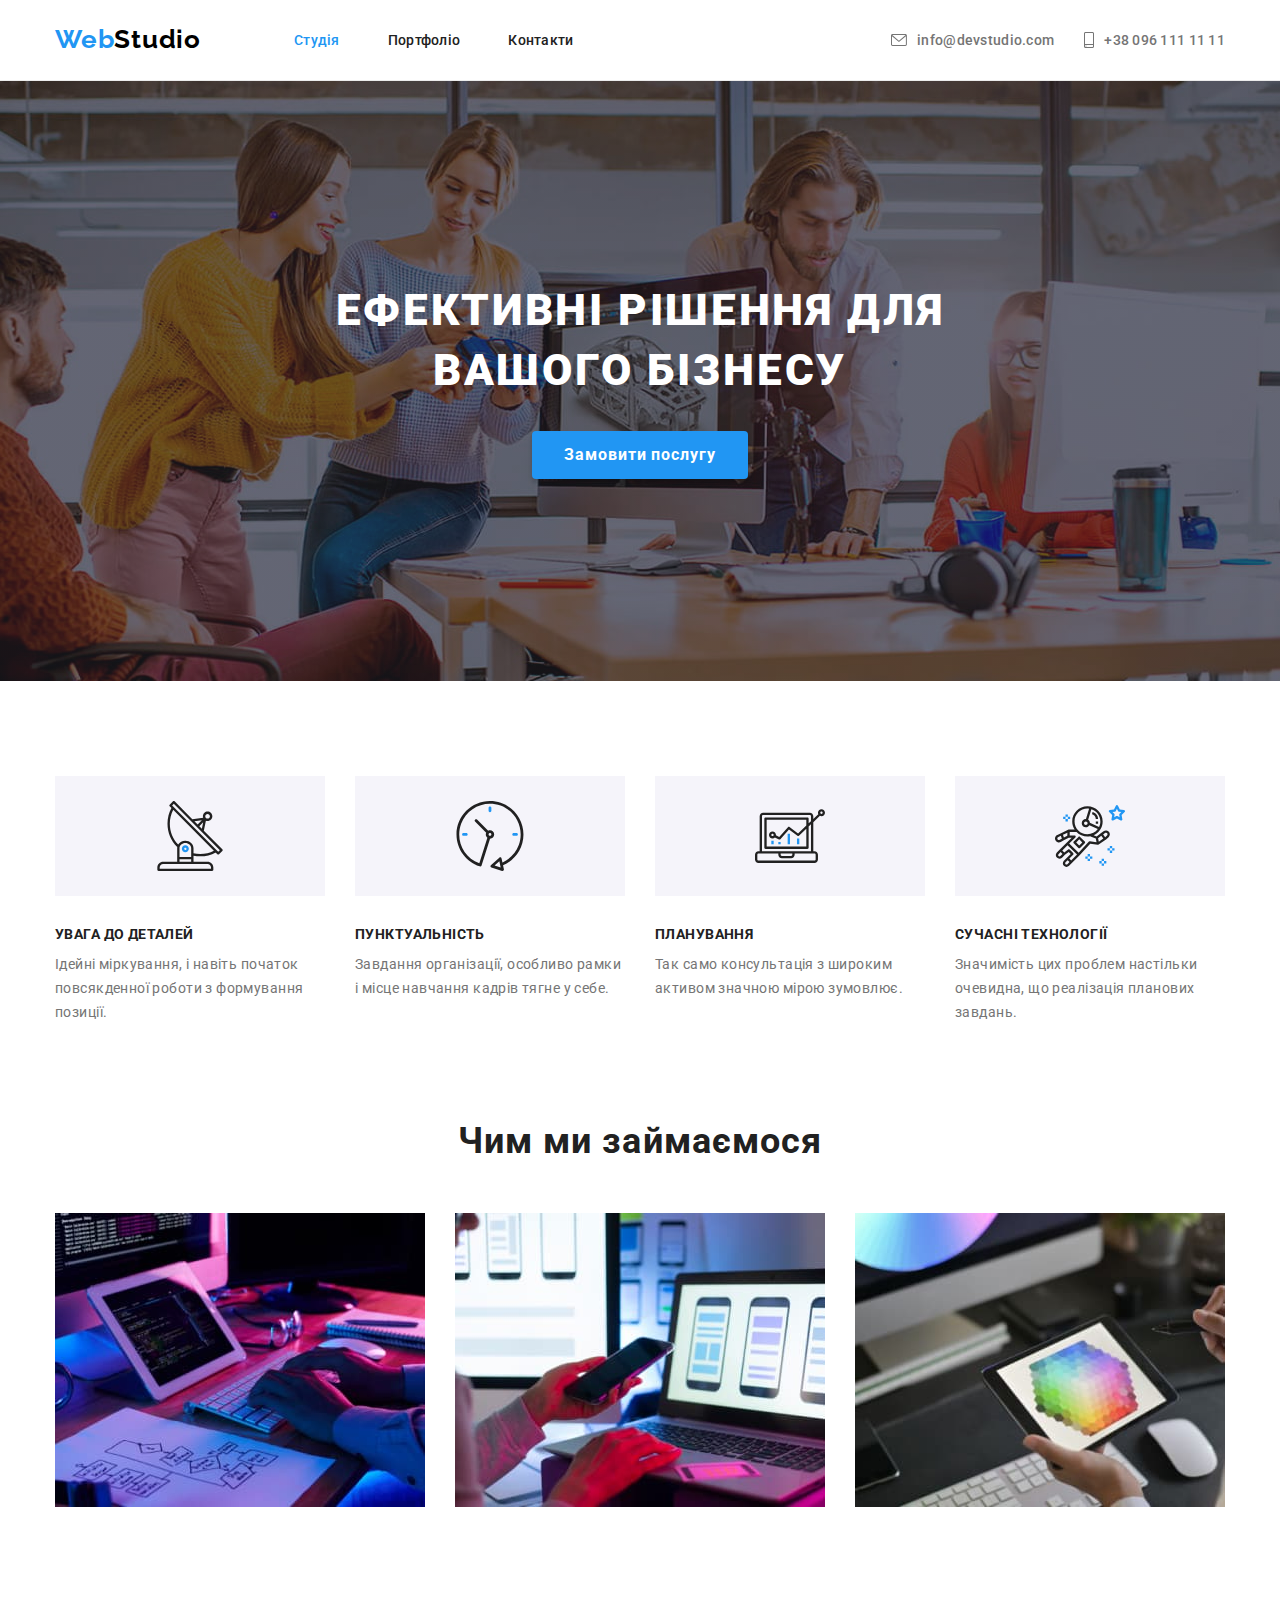
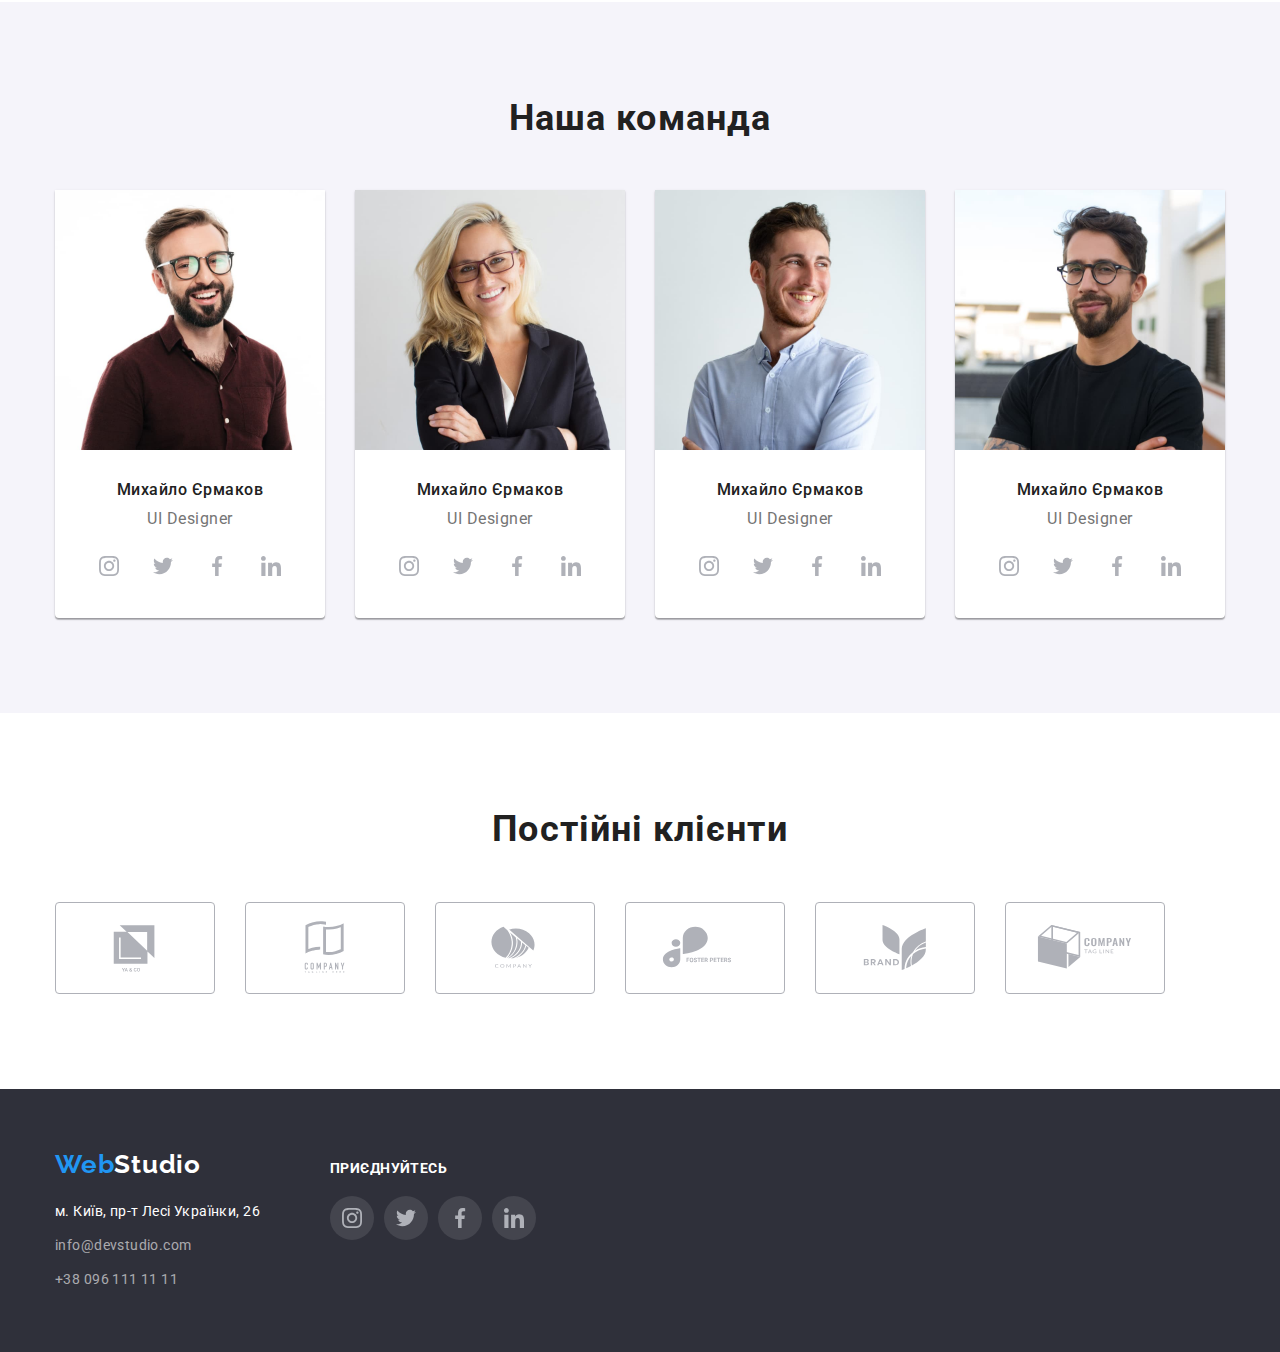
<file: index.html>
<!DOCTYPE html>
<html lang="en">

<head>
    <meta charset="UTF-8">
    <meta http-equiv="X-UA-Compatible" content="IE=edge">
    <meta name="viewport" content="width=device-width, initial-scale=1.0">
    <title>WebStudio</title>
    <link
        href="https://fonts.googleapis.com/css2?family=Raleway:wght@700&family=Roboto:wght@400;500;700;900&display=swap"
        rel="stylesheet">
    <link rel="stylesheet"
        href="https://cdnjs.cloudflare.com/ajax/libs/modern-normalize/1.1.0/modern-normalize.min.css">
    <link rel="stylesheet" href="./css/styles.css">
</head>

<body>
    <!-- Header  -->
    <header>
        <div class="header container">
            <nav class="navigation">
                <a href="./index.html" class="logo"> <span class="part-logo"> Web</span>Studio</a>

                <ul class="site-nav list">
                    <li class="nav-items"><a class="nav-link current-page" href="./index.html"> Студія</a></li>
                    <li class="nav-items"><a class="nav-link" href="./portfolio.html"> Портфоліо</a></li>
                    <li class="nav-items"><a class="nav-link" href=""> Контакти</a></li>
                </ul>
            </nav>
            <ul class="contacts list">
                <li class="contacts-item"> <a class="contacts-link" href="mailto:info@devstudio.com">
                        <svg class="header-icon" width="16" height="12">
                            <use href="./images/symbol-defs.svg#icon-mail"></use>
                        </svg> info@devstudio.com</a></li>
                <li class="contacts-item"> <a class="contacts-link" href="tel:+380961111111">
                        <svg class="header-icon" width="10" height="16">
                            <use href="./images/symbol-defs.svg#icon-smartphone"></use>
                        </svg>+38 096 111 11 11</a></li>
            </ul>
        </div>
    </header>


    <!-- Main -->
    <main>

        <!-- Hero -->
        <section class="hero">
            <div class="container">
                <div class="hero-wrapper">
                    <h1 class="hero-title">Ефективні рішення для вашого бізнесу</h1>
                    <button type="button" class="hero-button modal-button">Замовити послугу</button>
                </div>
            </div>
        </section>


        <!-- Our adventages -->
        <section class="advantages section">
            <div class="container">
                <h2 class="section-title hide-title">Наші переваги:</h2>
                <ul class="advantages-list list">
                    <li class="advantages-item">
                        <div class="advantages-icon-box">
                            <svg width="70" height="70">
                                <use href="./images/symbol-defs.svg#icon-antena"></use>
                            </svg>
                        </div>
                        <h3 class="advantages-title">УВАГА ДО ДЕТАЛЕЙ</h3>
                        <p class="advantages-text">Ідейні міркування, і навіть початок повсякденної роботи з формування
                            позиції.</p>
                    </li>
                    <li class="advantages-item">
                        <div class="advantages-icon-box">
                            <svg width="70" height="70">
                                <use href="./images/symbol-defs.svg#icon-clock"></use>
                            </svg>
                        </div>
                        <h3 class="advantages-title">ПУНКТУАЛЬНІСТЬ</h3>
                        <p class="advantages-text">Завдання організації, особливо рамки і місце навчання кадрів тягне у
                            себе.</p>
                    </li>
                    <li class="advantages-item">
                        <div class="advantages-icon-box">
                            <svg width="70" height="70">
                                <use href="./images/symbol-defs.svg#icon-diagram"></use>
                            </svg>
                        </div>
                        <h3 class="advantages-title">ПЛАНУВАННЯ</h3>
                        <p class="advantages-text">Так само консультація з широким активом значною мірою зумовлює.</p>
                    </li>
                    <li class="advantages-item">
                        <div class="advantages-icon-box">
                            <svg width="70" height="70">
                                <use href="./images/symbol-defs.svg#icon-astronaut"></use>
                            </svg>
                        </div>
                        <h3 class="advantages-title">СУЧАСНІ ТЕХНОЛОГІЇ</h3>
                        <p class="advantages-text">Значимість цих проблем настільки очевидна, що реалізація планових
                            завдань.</p>
                    </li>
                </ul>
            </div>
        </section>

        <!-- So what we do? -->
        <section class="we-do section">
            <div class="container">
                <h2 class="section-title">Чим ми займаємося</h2>
                <ul class="we-do list">
                    <li class="we-do-item"><img class="we-do-img" src="./images/box1.jpg" alt="Creating" width="370"
                            height="300"> </li>
                    <li class="we-do-item"><img class="we-do-img" src="./images/box2.jpg" alt="Testing" width="370"
                            height="300"> </li>
                    <li class="we-do-item"><img class="we-do-img" src="./images/box3.jpg" alt="Making the best design"
                            width="370" height="300"> </li>
                </ul>
            </div>
        </section>

        <!-- Our team  -->
        <section class="section team">
            <div class="container">
                <h2 class="section-title">Наша команда</h2>
                <ul class="team-list list">
                    <li class="team-card">
                        <img src="./images/img1.jpg" alt="Worker 1" width="270" height="260">
                        <div class="team-naming">
                            <h3 class="worker-name">Михайло Єрмаков</h3>
                            <p class="worker-position">UI Designer</p>
                            <ul class="team social-list">
                                <li><a class="social-link" href="#"><svg width="20" height="20">
                                            <use href="./images/symbol-defs.svg#icon-instagram"></use>
                                        </svg></a></li>
                                <li><a class="social-link" href="#"><svg width="20" height="20">
                                            <use href="./images/symbol-defs.svg#icon-twitter"></use>
                                        </svg></a></li>
                                <li><a class="social-link" href="#"><svg width="20" height="20">
                                            <use href="./images/symbol-defs.svg#icon-facebook"></use>
                                        </svg></a></li>
                                <li><a class="social-link" href="#"><svg width="20" height="20">
                                            <use href="./images/symbol-defs.svg#icon-linkedin"></use>
                                        </svg></a></li>
                            </ul>
                        </div>
                    </li>

                    <li class="team-card">
                        <img src="./images/img2.jpg" alt="Worker 2" width="270" height="260">
                        <div class="team-naming">
                            <h3 class="worker-name">Михайло Єрмаков</h3>
                            <p class="worker-position">UI Designer</p>
                            <ul class="team social-list">
                                <li><a class="social-link" href="#"><svg width="20" height="20">
                                            <use href="./images/symbol-defs.svg#icon-instagram"></use>
                                        </svg></a></li>
                                <li><a class="social-link" href="#"><svg width="20" height="20">
                                            <use href="./images/symbol-defs.svg#icon-twitter"></use>
                                        </svg></a></li>
                                <li><a class="social-link" href="#"><svg width="20" height="20">
                                            <use href="./images/symbol-defs.svg#icon-facebook"></use>
                                        </svg></a></li>
                                <li><a class="social-link" href="#"><svg width="20" height="20">
                                            <use href="./images/symbol-defs.svg#icon-linkedin"></use>
                                        </svg></a></li>
                            </ul>
                        </div>
                    </li>

                    <li class="team-card">
                        <img src="./images/img3.jpg" alt="Worker 3" width="270" height="260">
                        <div class="team-naming">
                            <h3 class="worker-name">Михайло Єрмаков</h3>
                            <p class="worker-position">UI Designer</p>
                            <ul class="team social-list">
                                <li><a class="social-link" href="#"><svg width="20" height="20">
                                            <use href="./images/symbol-defs.svg#icon-instagram"></use>
                                        </svg></a></li>
                                <li><a class="social-link" href="#"><svg width="20" height="20">
                                            <use href="./images/symbol-defs.svg#icon-twitter"></use>
                                        </svg></a></li>
                                <li><a class="social-link" href="#"><svg width="20" height="20">
                                            <use href="./images/symbol-defs.svg#icon-facebook"></use>
                                        </svg></a></li>
                                <li><a class="social-link" href="#"><svg width="20" height="20">
                                            <use href="./images/symbol-defs.svg#icon-linkedin"></use>
                                        </svg></a></li>
                            </ul>
                        </div>
                    </li>

                    <li class="team-card">
                        <img src="./images/img4.jpg" alt="Worker 4" width="270" height="260">
                        <div class="team-naming">
                            <h3 class="worker-name">Михайло Єрмаков</h3>
                            <p class="worker-position">UI Designer</p>
                            <ul class="team social-list">
                                <li><a class="social-link" href="#"><svg width="20" height="20">
                                            <use href="./images/symbol-defs.svg#icon-instagram"></use>
                                        </svg></a></li>
                                <li><a class="social-link" href="#"><svg width="20" height="20">
                                            <use href="./images/symbol-defs.svg#icon-twitter"></use>
                                        </svg></a></li>
                                <li><a class="social-link" href="#"><svg width="20" height="20">
                                            <use href="./images/symbol-defs.svg#icon-facebook"></use>
                                        </svg></a></li>
                                <li><a class="social-link" href="#"><svg width="20" height="20">
                                            <use href="./images/symbol-defs.svg#icon-linkedin"></use>
                                        </svg></a></li>
                            </ul>
                        </div>
                    </li>
                </ul>
            </div>
        </section>

        <!-- Our clients -->
        <section class="clients section">
            <div class="container">
                <h2 class="section-title title">Постійні клієнти</h2>
                <ul class="clients-list">
                    <li class="clients-item"><a class="clients-link" href="#"><svg class="clients-icon" width="106"
                                height="60">
                                <use href="./images/symbol-defs.svg#icon-logo"></use>
                            </svg></a></li>
                    <li class="clients-item"><a class="clients-link" href="#"><svg class="clients-icon" width="106"
                                height="60">
                                <use href="./images/symbol-defs.svg#icon-logo-comp"></use>
                            </svg></a></li>
                    <li class="clients-item"><a class="clients-link" href="#"><svg class="clients-icon" width="106"
                                height="60">
                                <use href="./images/symbol-defs.svg#icon-logo-company"></use>
                            </svg></a></li>
                    <li class="clients-item"><a class="clients-link" href="#"><svg class="clients-icon" width="106"
                                height="60">
                                <use href="./images/symbol-defs.svg#icon-logo-foster"></use>
                            </svg></a></li>
                    <li class="clients-item"><a class="clients-link" href="#"><svg class="clients-icon" width="106"
                                height="60">
                                <use href="./images/symbol-defs.svg#icon-logo-brand"></use>
                            </svg></a></li>
                    <li class="clients-item"><a class="clients-link" href="#"><svg class="clients-icon" width="106"
                                height="60">
                                <use href="./images/symbol-defs.svg#icon-logo-tag"></use>
                            </svg></a></li>
                </ul>
            </div>
        </section>
    </main>

    <!-- Footer -->
    <footer>
        <div class="footer container">
            <div class="adress-box">
                <a href="./index.html" class="footer logo"> <span class="part-logo"> Web</span>Studio</a>
                <address>
                    <ul class="footer-contacts list">
                        <li class="footer-contacts-item">
                            <a class="adress"
                                href="https://www.google.com/maps/place/%D0%B1%D1%83%D0%BB%D1%8C%D0%B2%D0%B0%D1%80+%D0%9B%D0%B5%D1%81%
                D1%96+%D0%A3%D0%BA%D1%80%D0%B0%D1%97%D0%BD%D0%BA%D0%B8,+26,+%D0%9A%D0%B8%D1%97%D0%B2,+02000/@50.4265807,30.
                5383858,17z/data=!3m1!4b1!4m5!3m4!1s0x40d4cf0e033ecbe9:0x57a4dffefec77da0!8m2!3d50.4265807!4d30.5383858"
                                target="_blank" rel="noopener noreferrer">
                                м. Київ, пр-т Лесі Українки, 26</a>
                        </li>

                        <li class="footer-contacts-item">
                            <a href="mailto:info@devstudio.com">info@devstudio.com</a>
                        </li>

                        <li class="footer-contacts-item">
                            <a href="tel:+38 096 111 11 11">+38 096 111 11 11</a>
                        </li>
                    </ul>
                </address>
            </div>
            <div class="footer-social">
                <h3 class="social-title">Приєднуйтесь</h3>
                <ul class="footer social-list">
                    <li><a class="social-link" href="#"><svg width="20" height="20">
                                <use href="./images/symbol-defs.svg#icon-instagram"></use>
                            </svg></a></li>
                    <li><a class="social-link" href="#"><svg width="20" height="20">
                                <use href="./images/symbol-defs.svg#icon-twitter"></use>
                            </svg></a></li>
                    <li><a class="social-link" href="#"><svg width="20" height="20">
                                <use href="./images/symbol-defs.svg#icon-facebook"></use>
                            </svg></a></li>
                    <li><a class="social-link" href="#"><svg width="20" height="20">
                                <use href="./images/symbol-defs.svg#icon-linkedin"></use>
                            </svg></a></li>
                </ul>

            </div>
        </div>
    </footer>
</body>

</html>
</file>
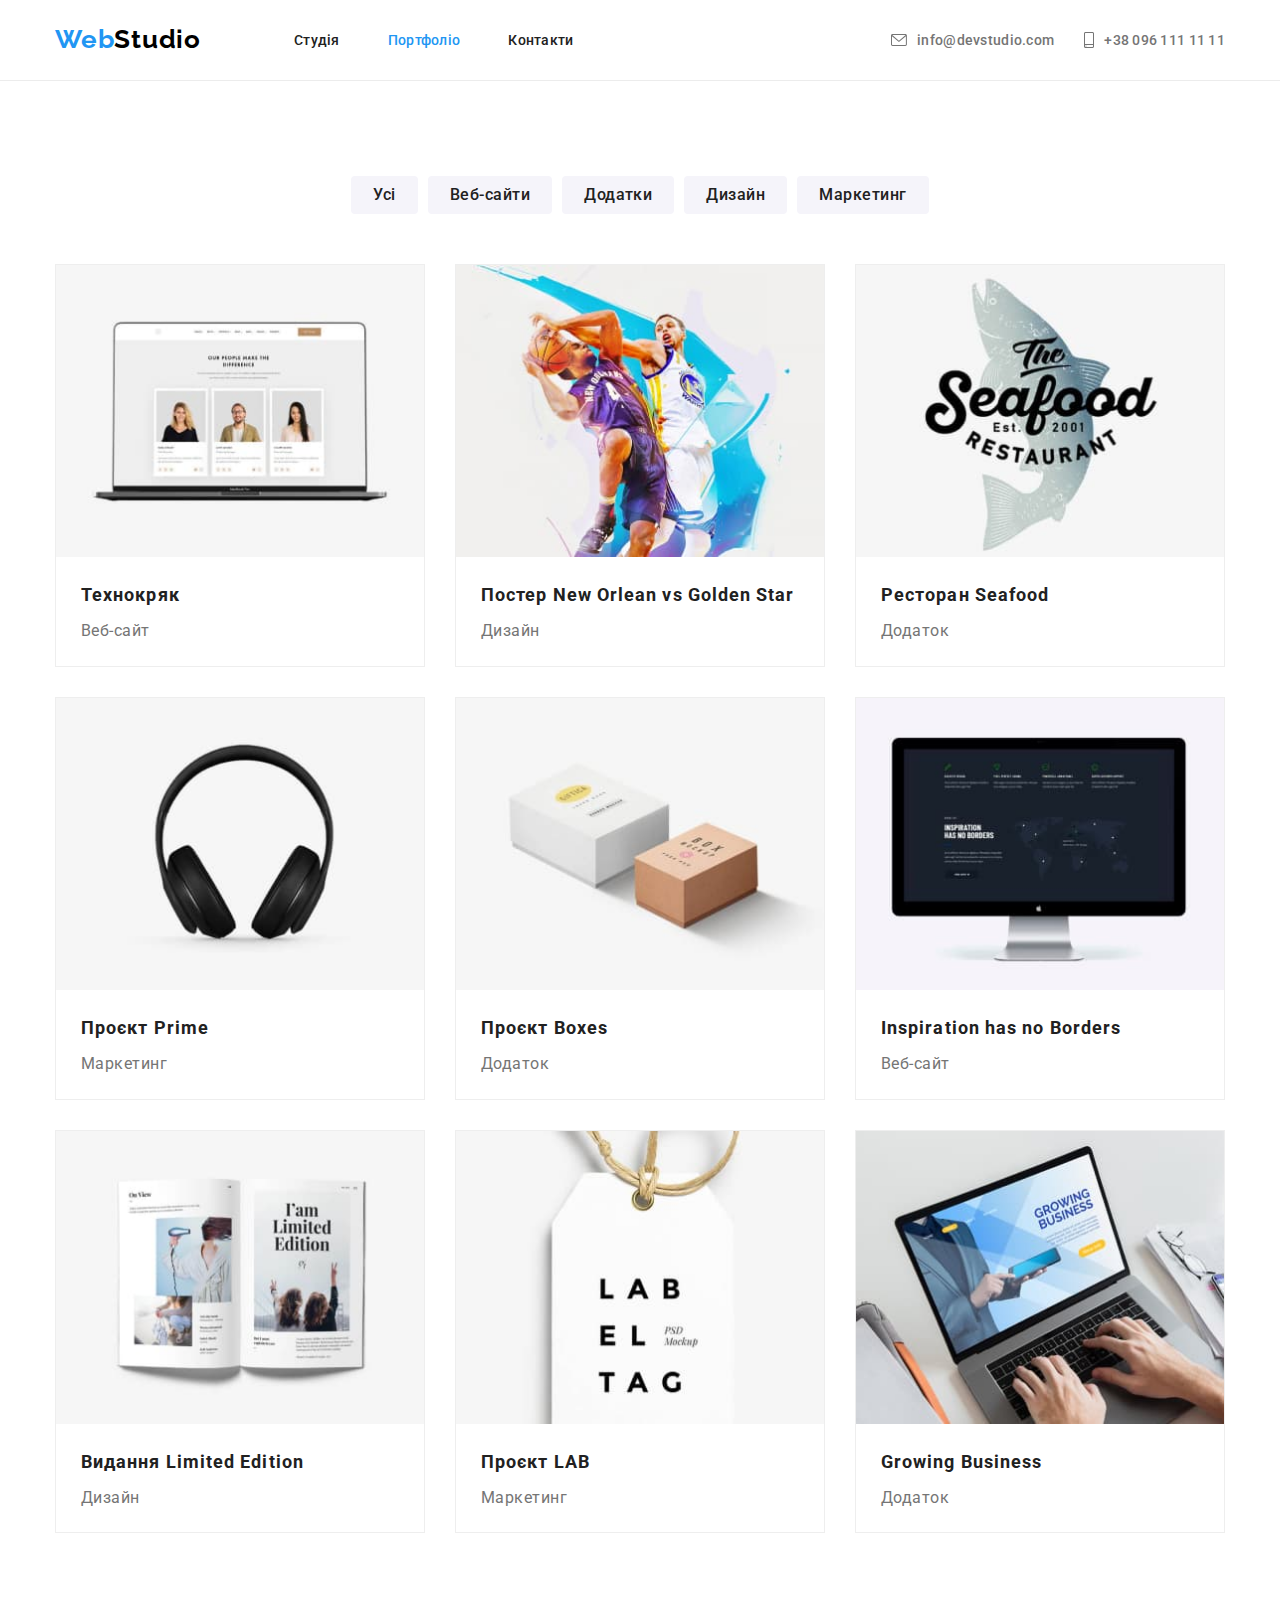
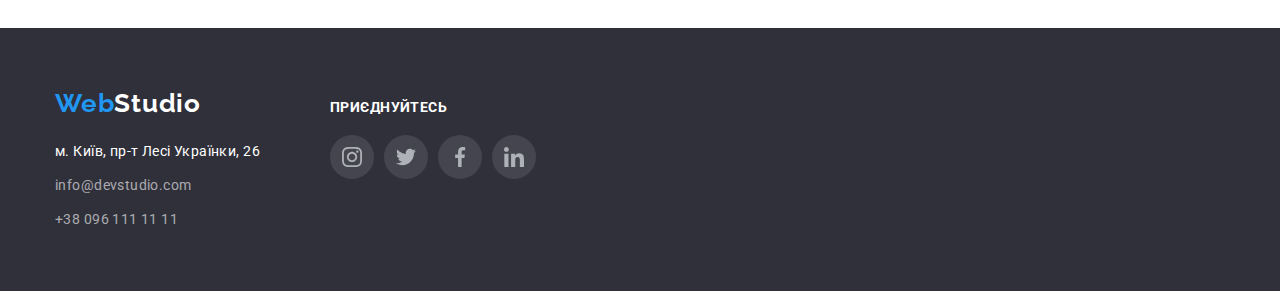
<file: portfolio.html>
<!DOCTYPE html>
<html lang="en">

<head>
    <meta charset="UTF-8">
    <meta http-equiv="X-UA-Compatible" content="IE=edge">
    <meta name="viewport" content="width=device-width, initial-scale=1.0">
    <title>WebStudio</title>
    <link
        href="https://fonts.googleapis.com/css2?family=Raleway:wght@700&family=Roboto:wght@400;500;700;900&display=swap"
        rel="stylesheet">
    <link rel="stylesheet"
        href="https://cdnjs.cloudflare.com/ajax/libs/modern-normalize/1.1.0/modern-normalize.min.css">
    <link rel="stylesheet" href="./css/styles.css">
</head>

<body>
    <!-- Header  -->
    <header>
        <div class="header container">
            <nav class="navigation">
                <a href="./index.html" class="logo"> <span class="part-logo"> Web</span>Studio</a>

                <ul class="site-nav list">
                    <li class="nav-items"><a class="nav-link" href="./index.html" > Студія</a></li>
                    <li class="nav-items"><a class="nav-link current-page" href="./portfolio.html"> Портфоліо</a></li>
                    <li class="nav-items"><a class="nav-link" href=""> Контакти</a></li>
                </ul>
            </nav>
            <ul class="contacts list">
                <li class="contacts-item"> <a class="contacts-link" href="mailto:info@devstudio.com">
                        <svg class="header-icon" width="16" height="12">
                            <use href="./images/symbol-defs.svg#icon-mail"></use>
                        </svg> info@devstudio.com</a></li>
                <li class="contacts-item"> <a class="contacts-link" href="tel:+380961111111">
                        <svg class="header-icon" width="10" height="16">
                            <use href="./images/symbol-defs.svg#icon-smartphone"></use>
                        </svg>+38 096 111 11 11</a></li>
            </ul>
        </div>
    </header>

    <!-- Main -->
    <main>
        <section class="examples-section" >
            <div class="container examples-container">
                <h1 class="hide-title"> Наші роботи:</h1>
                <div class="button-list-container">
                    <ul class="button-list list">
                        <li class="buttons-choose"><button type="button" class="button">Усі </button></li>
                        <li class="buttons-choose"><button type="button" class="button">Веб-сайти</button></li>
                        <li class="buttons-choose"><button type="button" class="button">Додатки</button></li>
                        <li class="buttons-choose"><button type="button" class="button">Дизайн</button></li>
                        <li class="buttons-choose"><button type="button" class="button">Маркетинг</button></li>
                    </ul>
                </div>
                <ul class="works-list list">
                    <li class="example-item">
                        <a class="example-link" href="#">
                            <img src="./images/work1.jpg" alt="Created web-site Tehnokriak" width="370" height="300">
                            <div class="example-text">
                                <h2 class="example-name">Технокряк</h2>
                                <p class="example-type">Веб-сайт</p>
                            </div>
                        </a>
                    </li>

                    <li class="example-item">
                        <a class="example-link" href="#">
                            <img src="./images/work2.jpg" alt='Designed poster "New Orlean vs Golden Star" ' width="370"
                                height="300">
                            <div class="example-text">
                                <h2 class="example-name">Постер New Orlean vs Golden Star</h2>
                                <p class="example-type">Дизайн</p>
                            </div>
                        </a>
                    </li>

                    <li class="example-item">
                        <a class="example-link" href="#">
                            <img src="./images/work3.jpg" alt="Worker 3" width="370" height="300">
                            <div class="example-text">
                                <h2 class="example-name">Ресторан Seafood</h2>
                                <p class="example-type">Додаток</p>
                            </div>
                        </a>
                    </li>

                    <li class="example-item">
                        <a class="example-link" href="#">
                            <img src="./images/work4.jpg" alt="Worker 4" width="370" height="300">
                            <div class="example-text">
                                <h2 class="example-name">Проєкт Prime</h2>
                                <p class="example-type">Маркетинг</p>
                            </div>
                        </a>
                    </li>

                    <li class="example-item">
                        <a class="example-link" href="#">
                            <img src="./images/work5.jpg" alt="Worker 1" width="370" height="300">
                            <div class="example-text">
                                <h2 class="example-name">Проєкт Boxes</h2>
                                <p class="example-type">Додаток</p>
                            </div>
                        </a>
                    </li>

                    <li class="example-item">
                        <a class="example-link" href="#">
                            <img src="./images/work6.jpg" alt="Worker 2" width="370" height="300">
                            <div class="example-text">
                                <h2 class="example-name">Inspiration has no Borders</h2>
                                <p class="example-type">Веб-сайт</p>
                            </div>
                        </a>
                    </li>

                    <li class="example-item">
                        <a class="example-link" href="#">
                            <img src="./images/work7.jpg" alt="Worker 3" width="370" height="300">
                            <div class="example-text">
                                <h2 class="example-name">Видання Limited Edition</h2>
                                <p class="example-type">Дизайн</p>
                            </div>
                        </a>
                    </li>

                    <li class="example-item">
                        <a class="example-link" href="#">
                            <img src="./images/work8.jpg" alt="Worker 4" width="370" height="300">
                            <div class="example-text">
                                <h2 class="example-name">Проєкт LAB</h2>
                                <p class="example-type">Маркетинг</p>
                            </div>
                        </a>
                    </li>

                    <li class="example-item">
                        <a class="example-link" href="#">
                            <img src="./images/work9.jpg" alt="Worker 4" width="370" height="300">
                            <div class="example-text">
                                <h2 class="example-name">Growing Business</h2>
                                <p class="example-type">Додаток</p>
                            </div>
                        </a>
                    </li>
                </ul>
            </div>
        </section>
    </main>

    <!-- Footer -->
    <footer>
        <div class="footer container">
            <div class="adress-box">
                <a href="./index.html" class="footer logo"> <span class="part-logo"> Web</span>Studio</a>
                <address>
                    <ul class="footer-contacts list">
                        <li class="footer-contacts-item">
                            <a class="adress"
                                href="https://www.google.com/maps/place/%D0%B1%D1%83%D0%BB%D1%8C%D0%B2%D0%B0%D1%80+%D0%9B%D0%B5%D1%81%
                D1%96+%D0%A3%D0%BA%D1%80%D0%B0%D1%97%D0%BD%D0%BA%D0%B8,+26,+%D0%9A%D0%B8%D1%97%D0%B2,+02000/@50.4265807,30.
                5383858,17z/data=!3m1!4b1!4m5!3m4!1s0x40d4cf0e033ecbe9:0x57a4dffefec77da0!8m2!3d50.4265807!4d30.5383858"
                                target="_blank" rel="noopener noreferrer">
                                м. Київ, пр-т Лесі Українки, 26</a>
                        </li>

                        <li class="footer-contacts-item">
                            <a href="mailto:info@devstudio.com">info@devstudio.com</a>
                        </li>

                        <li class="footer-contacts-item">
                            <a href="tel:+38 096 111 11 11">+38 096 111 11 11</a>
                        </li>
                    </ul>
                </address>
            </div>
            <div class="footer-social">
                <h3 class="social-title">Приєднуйтесь</h3>
                <ul class="footer social-list">
                    <li><a class="social-link" href="#"><svg width="20" height="20">
                                <use href="./images/symbol-defs.svg#icon-instagram"></use>
                            </svg></a></li>
                    <li><a class="social-link" href="#"><svg width="20" height="20">
                                <use href="./images/symbol-defs.svg#icon-twitter"></use>
                            </svg></a></li>
                    <li><a class="social-link" href="#"><svg width="20" height="20">
                                <use href="./images/symbol-defs.svg#icon-facebook"></use>
                            </svg></a></li>
                    <li><a class="social-link" href="#"><svg width="20" height="20">
                                <use href="./images/symbol-defs.svg#icon-linkedin"></use>
                            </svg></a></li>
                </ul>
                
            </div>
        </div>
    </footer>

</body>

</html>
</file>
<file: css/styles.css>
:root {
   --primary-text-color: #757575;
   --title-text-color: #212121;
   --accent-color: #2196F3;
   --primary-background-color: #ffffff;
   --secondary-background-color: #F5F4FA;
   --background-hero-color: #2F303A;
}

/*  reseting styles */

ul {
   list-style: none;
   padding: 0;
   margin: 0;
}

button {
   cursor: pointer
}

a {
   text-decoration: none;
   color: inherit;
   margin: 0;
}

h1,
h2,
h3,
h4,
h5,
h6 {
   margin: 0;
}

p {
   margin: 0;
}

address {
   font-style: normal;
}

button {
   font-family: inherit;
   padding: 0;
   margin: 0;
}

img {
   display: block;
   max-width: 100%;
   height: auto;
}

.container {
   max-width: 1200px;
   padding: 0 15px;
   margin: 0 auto;
}


body {
   font-family: Roboto, sans-serif;
   font-style: normal;
   color: var(--primary-text-color)
}


/* Header styles */
header {
   border-bottom: 1px solid #ECECEC;
}

.header.container {
   height: 80px;
   display: flex;
}

/* Logo styles */
.logo {
   text-decoration: none;

   font-family: 'Raleway';
   font-weight: 700;
   font-size: 26px;
   line-height: 1.2;
   letter-spacing: 0.03em;
   color: #000000;
   margin-top: auto;
   margin-bottom: auto;
}

.logo .part-logo {
   color: var(--accent-color);
}


/* Navigation styles */
.site-nav a {
   font-family: 'Roboto';
   font-style: normal;
   font-weight: 500;
   font-size: 14px;
   line-height: 1.2;
   letter-spacing: 0.02em;
   color: var(--title-text-color);

   padding-top: 24px;
   padding-bottom: 24px;
}

.site-nav :hover,
.site-nav :focus {
   color: var(--accent-color);
}

.navigation {
   display: flex;
   align-items: center;
   justify-content: center;
}

.site-nav {
   display: flex;
   align-items: center;
   justify-content: center;
}

.site-nav {
   margin-left: 93px;
   gap: 48px;
}

.nav-items {
   flex-basis: calc((100% - 2 * 50px)/2);
}

.nav-link.current-page {
   color: var(--accent-color);
}



/* Header contacts styles */

.contacts.list {
   display: flex;

   align-items: center;
   justify-content: center;
   margin-left: auto;
}

.contacts-link {
   font-weight: 500;
   font-size: 14px;
   line-height: 16px;
   letter-spacing: 0.02em;
   color: var(--primary-text-color);

   display: flex;
   align-items: center;
}

.contacts-item :hover,
.contacts-item :focus {
   color: var(--accent-color);

}

.contacts-item {
   display: flex;
   margin-left: auto;
}

.contacts-link {
   margin-left: 30px;
}

.header-icon {
   margin-right: 10px;
   fill: currentColor;
}


/* Main styles */

/* Hero styles */
.hero {
   max-width: 1600px;
   height: 600px;
   margin-left: auto;
   margin-right: auto;
   background-image: linear-gradient(rgba(47, 48, 58, 0.4),
         rgba(47, 48, 58, 0.4)),
      url(../images/hero-background.jpg);
   background-repeat: no-repeat;
   background-position: center;
}

.hero-title {
   font-weight: 900;
   font-size: 44px;
   line-height: 1.36;
   text-align: center;
   letter-spacing: 0.06em;
   text-transform: uppercase;
   color: #ffffff;

   margin-bottom: 30px;
}

.hero-wrapper {
   max-width: 700px;
   margin-left: auto;
   margin-right: auto;
   padding-top: 200px;
   padding-bottom: 200px;
}

.hero-button {
   display: flex;
   padding: 10px 32px;
   margin-left: auto;
   margin-right: auto;

   color: #ffffff;
   background-color: var(--accent-color);

   border: none;
   box-shadow: 0px 4px 4px rgba(0, 0, 0, 0.15);
   border-radius: 4px;

   font-family: Roboto, sans-serif;
   font-weight: 700;
   font-size: 16px;
   line-height: 1.8;
   letter-spacing: 0.06em;
}

.hero-button:hover,
.hero-button:focus {
   cursor: pointer;
   color: #000000;
   background-color: #188CE8;
}


/* Main styles */
.section-title {
   color: var(--title-text-color);
   font-weight: 700;
   font-size: 36px;
   line-height: 1.2;
   text-align: center;
   letter-spacing: 0.03em;

   margin-bottom: 50px;
}

.section {
   padding-top: 95px;
   padding-bottom: 95px;
}


/*  What we do section  */

.we-do.list {
   display: flex;
}

.we-do-item:nth-child(-n+2) {
   margin-right: 30px;
}

/* "Our advantages" styles */
.advantages-title {
   color: var(--title-text-color);
   font-weight: 700;
   font-size: 14px;
   line-height: 1.2;
   letter-spacing: 0.03em;
   text-transform: uppercase;

   margin-bottom: 10px;
}

.advantages-item {
   width: 270px;
}

.advantages-icon-box {
   height: 120px;
   background-color: var(--secondary-background-color);
   margin-bottom: 30px;
   display: flex;
   justify-content: center;
   align-items: center;
}

.advantages-text {
   font-weight: 400;
   font-size: 14px;
   line-height: 1.71;
   letter-spacing: 0.03em;
}

.hide-title {
   position: absolute;
   white-space: nowrap;
   width: 1px;
   height: 1px;
   overflow: hidden;
   border: 0;
   padding: 0;
   clip: rect(0 0 0 0);
   clip-path: inset(50%);
   margin: -1px;
}

.advantages-list {
   display: flex;
}

.advantages-item:nth-child(-n+3) {
   margin-right: 30px;
}

.advantages.section {
   padding-bottom: 0;
}


/* "Our team"  styles */

.section.team {
   background-color: var(--secondary-background-color);
}

.team-card {
   background-color: var(--primary-background-color);
   box-shadow: 0px 1px 3px rgba(0, 0, 0, 0.12), 0px 1px 1px rgba(0, 0, 0, 0.14), 0px 2px 1px rgba(0, 0, 0, 0.2);
   border-radius: 0px 0px 4px 4px;
}

.worker-name {
   font-weight: 500;
   font-size: 16px;
   line-height: 1.2;
   letter-spacing: 0.03em;
   color: var(--title-text-color);
   margin-bottom: 10px;
}

.worker-position {
   font-weight: 400;
   font-size: 16px;
   line-height: 1.2;
   letter-spacing: 0.03em;
   margin-bottom: 16px;
}

.team-list {
   display: flex;
   gap: 30px;
   flex-basis: calc((100% - 3 * 30px)/4);
}

.team-naming {
   padding: 30px 32px;
   text-align: center;
}

.social-list {
   display: flex;
   justify-content: space-between;
}

.social-link {
   display: flex;
   justify-content: center;
   align-items: center;
   width: 44px;
   height: 44px;
   fill: #AFB1B8;

}

.social-link:hover,
.social-link:focus {
   background-color: var(--accent-color);
   border-radius: 50%;
   fill: var(--primary-background-color);
}


/* Clients styles */
.clients-list {
   display: flex;
   gap: 30px;
   flex-basis: calc((100% - 5 * 30px)/6);
}


.clients-link {
   display: flex;
   width: 160px;
   height: 92px;
   justify-content: center;
   align-items: center;
   border: 1px solid #AFB1B8;
   border-radius: 4px;
   fill: #AFB1B8;
}

.clients-link:focus,
.clients-link:hover {
   border: 1px solid var(--accent-color);
   fill: var(--accent-color);
}


/* Portfolio styles */

/* Buttons list */
.button-list {
   display: flex;
   justify-content: center;
   margin-bottom: 50px;
}

.buttons-choose:not(:last-child) {
   margin-right: 10px;
}

.button-list .button {
   font-family: Roboto;
   background-color: var(--secondary-background-color);
   color: var(--title-text-color);
   font-weight: 500;
   font-size: 16px;
   line-height: 1.62;
   letter-spacing: 0.03em;
   border: none;
   border-radius: 4px;
   padding: 6px 22px;
}

.button-list .button:hover,
.button-list .button:focus,
.button-list .button:active {
   color: var(--primary-background-color);
   background-color: var(--accent-color);
   box-shadow: 0px 4px 4px rgba(0, 0, 0, 0.25);
}

/* Examples  */
.examples-container {
   padding-top: 95px;
   padding-bottom: 95px;
}

.example-item {
   box-sizing: border-box;
   background-color: #FFFFFF;
   border: 1px solid #EEEEEE;
   flex-basis: calc((100% - 2 * 30px)/3);

}

.example-item:hover {
   box-shadow: 0px 1px 1px rgba(0, 0, 0, 0.12), 0px 4px 4px rgba(0, 0, 0, 0.06), 1px 4px 6px rgba(0, 0, 0, 0.16);
}

.example-text {
   padding: 20px 25px;
}

.works-list {
   display: flex;
   flex-wrap: wrap;
   gap: 30px;
   justify-content: center;
}

.example-name {
   font-weight: 700;
   font-size: 18px;
   line-height: 2.0;
   letter-spacing: 0.06em;
   margin-bottom: 4px;
   color: var(--title-text-color);

}

.example-type {
   font-weight: 400;
   font-size: 16px;
   line-height: 1.8;
   letter-spacing: 0.03em;
   color: var(--primary-text-color);
}

/* Footer */
footer {
   background-color: var(--background-hero-color);
}

.footer.container {
   padding-top: 60px;
   padding-bottom: 60px;
}


/* Contacts styles */
.footer {
   display: flex;
   align-items: baseline
}

.adress-box {
   margin-right: 70px;
}

.footer-social {
   width: 206px;
   height: 80px;
}

.social-title {
   color: var(--primary-background-color);
   margin-bottom: 20px;

   font-weight: 700;
   font-size: 14px;
   line-height: 16px;
   letter-spacing: 0.03em;
   text-transform: uppercase;

   color: #FFFFFF;
}

.footer .social-link {
   background-color: rgba(255, 255, 255, 0.1);
   border-radius: 50%;
}

.footer .social-link:hover,
.footer .social-link:focus {
   background-color: var(--accent-color);
}


.footer .logo {
   display: inline-block;
   color: #FFFFFF;
   margin-bottom: 20px;
}

.footer-contacts a {
   font-style: normal;
   font-weight: 400;
   font-size: 14px;
   line-height: 1.71;
   letter-spacing: 0.03em;
   color: rgba(255, 255, 255, 0.6);
}

.footer-contacts .adress {
   color: #FFFFFF;
}

.footer-contacts-item:nth-child(-n+2) {
   margin-bottom: 10px;
}

.footer-contacts :focus,
.footer-contacts :hover {
   color: var(--accent-color);
}
</file>
